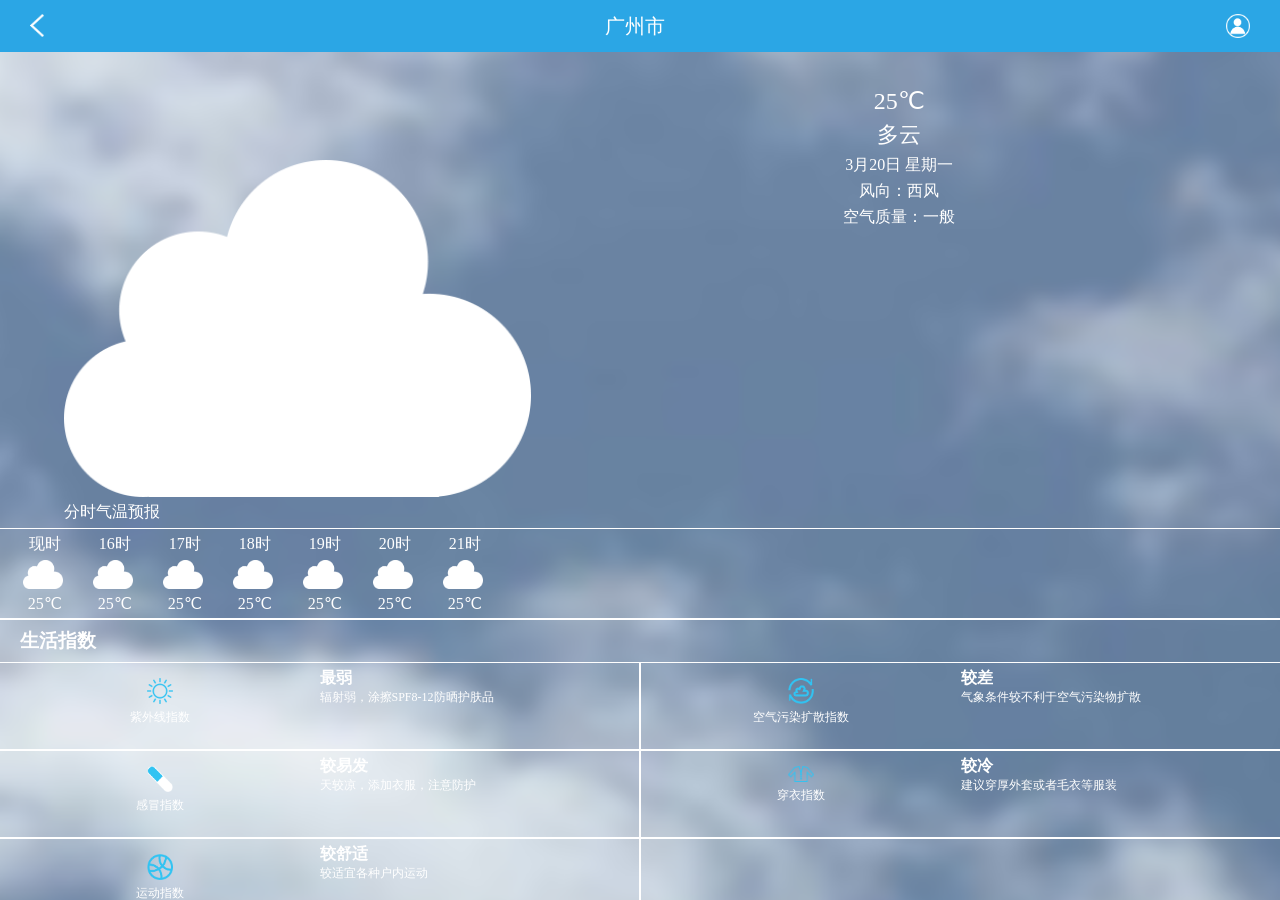
<file: 天天天气/view/index/index.html>
<!DOCTYPE html>
<html>
<head>
	<meta charset="utf-8" />
	<title>首页</title>
	<meta name="viewport" content="width=device-width,initial-scale=1,maximum-scale=1,user-scalable=no" />
	<link rel="stylesheet" type="text/css" href="../../css/reset.css" />
	<link rel="stylesheet" type="text/css" href="./index.css" />

</head>
<body>
	<div class="index">
		<div class="header">
				<img id="prev" src="../../images/icons/Login_nav_icon@3x.png">
				<span>广州市</span>
				<img id="personcenter" src="../../images/icons/Navigation bar_icon_poeple@3x.png">
		</div>

		<div class="content">
			<div class="content_show">
				<div class="content_show_icon">
					<span>
						<img src="../../images/icons/Home_icon_cloud@3x.png">
					</span>	
				</div>
				<div class="content_show_details">
					<p>25℃</p>
					<p>多云</p>
					<p>3月20日 <span>星期一</span></p>
					<p>风向：<span>西风</span></p>
					<p>空气质量：<span>一般</span></p>
				</div>
			</div>

			<div class="content_hour_weather">
				<p>分时气温预报</p>
				<div class="content_hour_weather_details">
					<ul>
						<li><p>现时</p><img src="../../images/icons/Home_icon_cloud@3x.png"><p>25℃</p></li>
						<li><p>16时</p><img src="../../images/icons/Home_icon_cloud@3x.png"><p>25℃</p></li>
						<li><p>17时</p><img src="../../images/icons/Home_icon_cloud@3x.png"><p>25℃</p></li>
						<li><p>18时</p><img src="../../images/icons/Home_icon_cloud@3x.png"><p>25℃</p></li>
						<li><p>19时</p><img src="../../images/icons/Home_icon_cloud@3x.png"><p>25℃</p></li>
						<li><p>20时</p><img src="../../images/icons/Home_icon_cloud@3x.png"><p>25℃</p></li>
						<li><p>21时</p><img src="../../images/icons/Home_icon_cloud@3x.png"><p>25℃</p></li>
					</ul>
				</div>
			</div>

			<div class="live_index">
				<h3>生活指数</h3>
				<div class="live_index_list">
					<ul>
						<li>
							<div class="live_index_list_icon">
								<img src="../../images/icons/Home_icon_sun@3x.png">
								<p>紫外线指数</p>
							</div>
							<div class="live_index_list_more">
								<h4>最弱</h4>
								<p>辐射弱，涂擦SPF8-12防晒护肤品</p>
							</div>
						</li>

						<li>
							<div class="live_index_list_icon">
								<img src="../../images/icons/Home_icon_pollution@3x.png">
								<p>空气污染扩散指数</p>
							</div>
							<div class="live_index_list_more">
								<h4>较差</h4>
								<p>气象条件较不利于空气污染物扩散</p>
							</div>
						</li>

						<li>
							<div class="live_index_list_icon">
								<img src="../../images/icons/Home_icon_cold@3x.png">
								<p>感冒指数</p>
							</div>
							<div class="live_index_list_more">
								<h4>较易发</h4>
								<p>天较凉，添加衣服，注意防护</p>
							</div>
						</li>

						<li>
							<div class="live_index_list_icon">
								<img src="../../images/icons/Home_icon_clothes@3x.png">
								<p>穿衣指数</p>
							</div>
							<div class="live_index_list_more">
								<h4>较冷</h4>
								<p>建议穿厚外套或者毛衣等服装</p>
							</div>
						</li>

						<li>
							<div class="live_index_list_icon">
								<img src="../../images/icons/Home_icon_ball@3x.png">
								<p>运动指数</p>
							</div>
							<div class="live_index_list_more">
								<h4>较舒适</h4>
								<p>较适宜各种户内运动</p>
							</div>
						</li>

						<li>
							<div class="live_index_list_icon">
								
								<p></p>
							</div>
							<div class="live_index_list_more">
								<h3></h3>
								<p></p>
							</div>
						</li>
					</ul>
				</div>
			</div>
		</div>
	</div>

	<script type="text/javascript" src="../../js/jquery-1.11.3.min.js"></script>
	<script type="text/javascript" src="./index.js"></script>
</body>
</html>
</file>
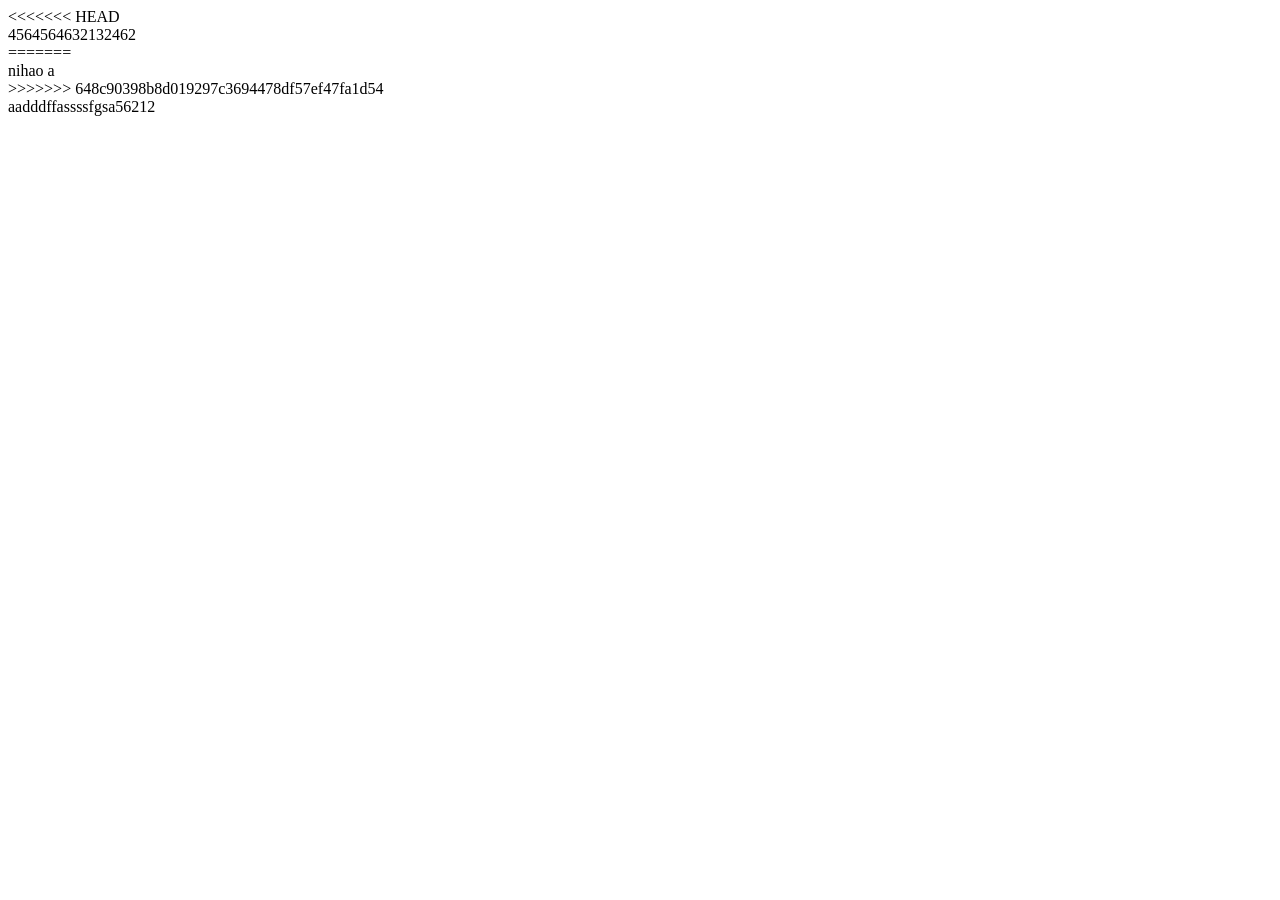
<file: test.html>
<!DOCTYPE html>
<html lang="en">
<head>
	<meta charset="UTF-8">
	<title>Document</title>
</head>
<body>
<<<<<<< HEAD
	<div> 4564564632132462</div>
=======
	<div>nihao a </div>
>>>>>>> 648c90398b8d019297c3694478df57ef47fa1d54
<div>aadddffassssfgsa56212</div>
</body>
</html>
</file>
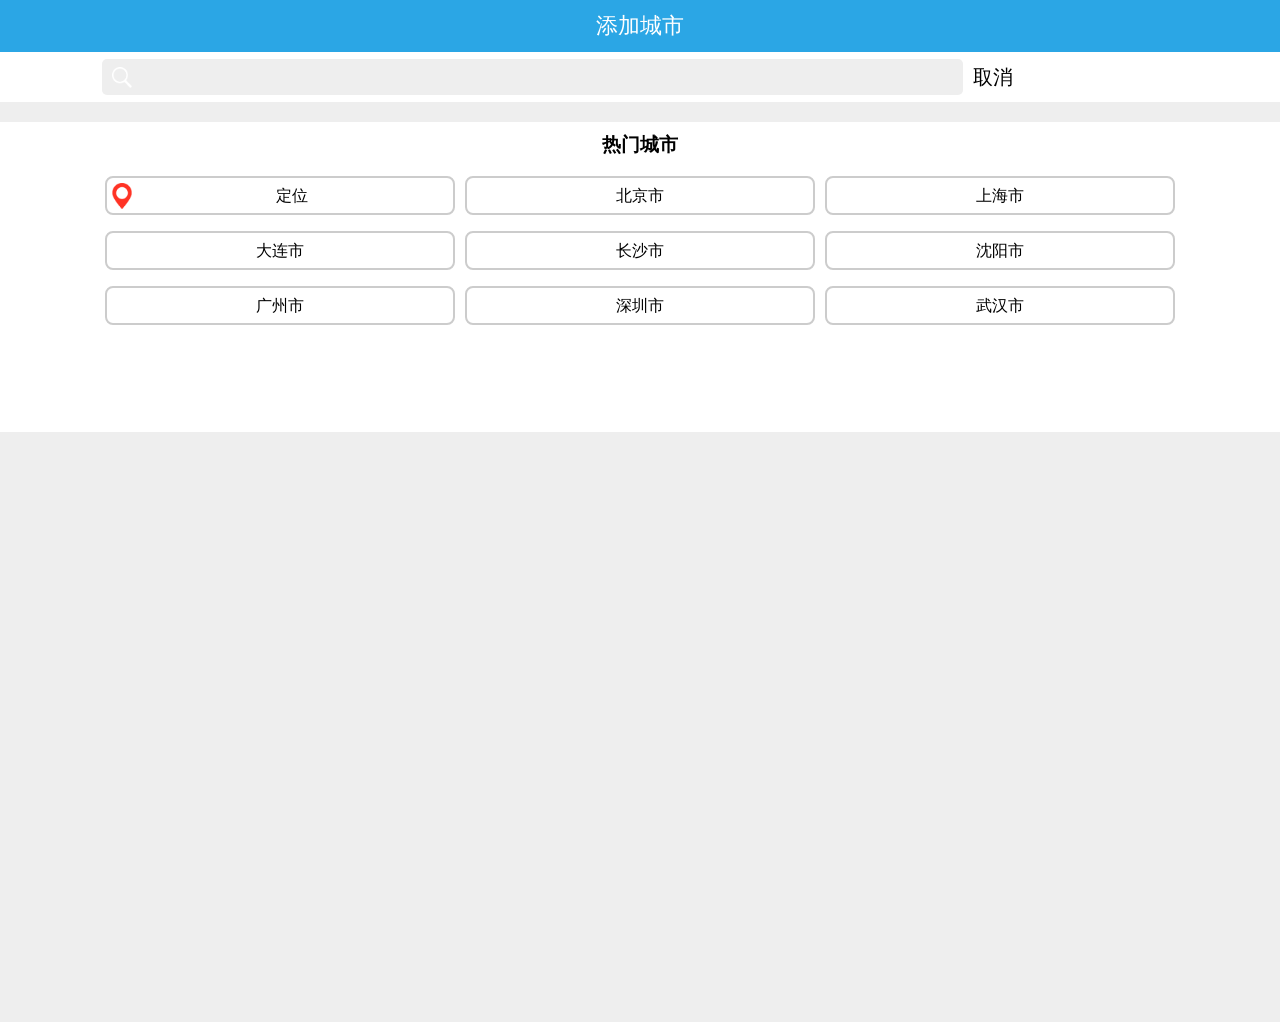
<file: 天天天气/view/addcity/addcity.html>
<!DOCTYPE html>
<html>
<head>
	<meta charset="utf-8" />
	<title>添加城市</title>
	<meta name="viewport" content="width=device-width,initial-scale=1,maximum-scale=1,user-scalable=no" />
	<link rel="stylesheet" type="text/css" href="../../css/reset.css" />
	<link rel="stylesheet" type="text/css" href="./addcity.css" />

</head>
<body>
	<div class="addcity">
		<div class="header">
			<span>添加城市</span>
		</div>
		<div class="search">
			<div class="search_input">
				<img src="../../images/icons/Add_icon_Search@3x.png">
				<input type="text" name="">
			</div>
			
			<span id="prev">取消</span>
		</div>

		<div class="content">
			<div class="content_details">
				<h3>热门城市</h3>
				<div id="emmm">
					<span id="n"><img src="../../images/icons/Add_icon_address@3x.png">定位</span>
					<span>北京市</span>
					<span>上海市</span>
					<span>大连市</span>
					<span>长沙市</span>
					<span>沈阳市</span>
					<span>广州市</span>
					<span>深圳市</span>
					<span>武汉市</span>
				</div>
				
			</div>
		</div>
	</div>
	<script type="text/javascript" src="../../js/jquery-1.11.3.min.js"></script>
	<script type="text/javascript" src="./addcity.js"></script>
</body>
</html>
</file>
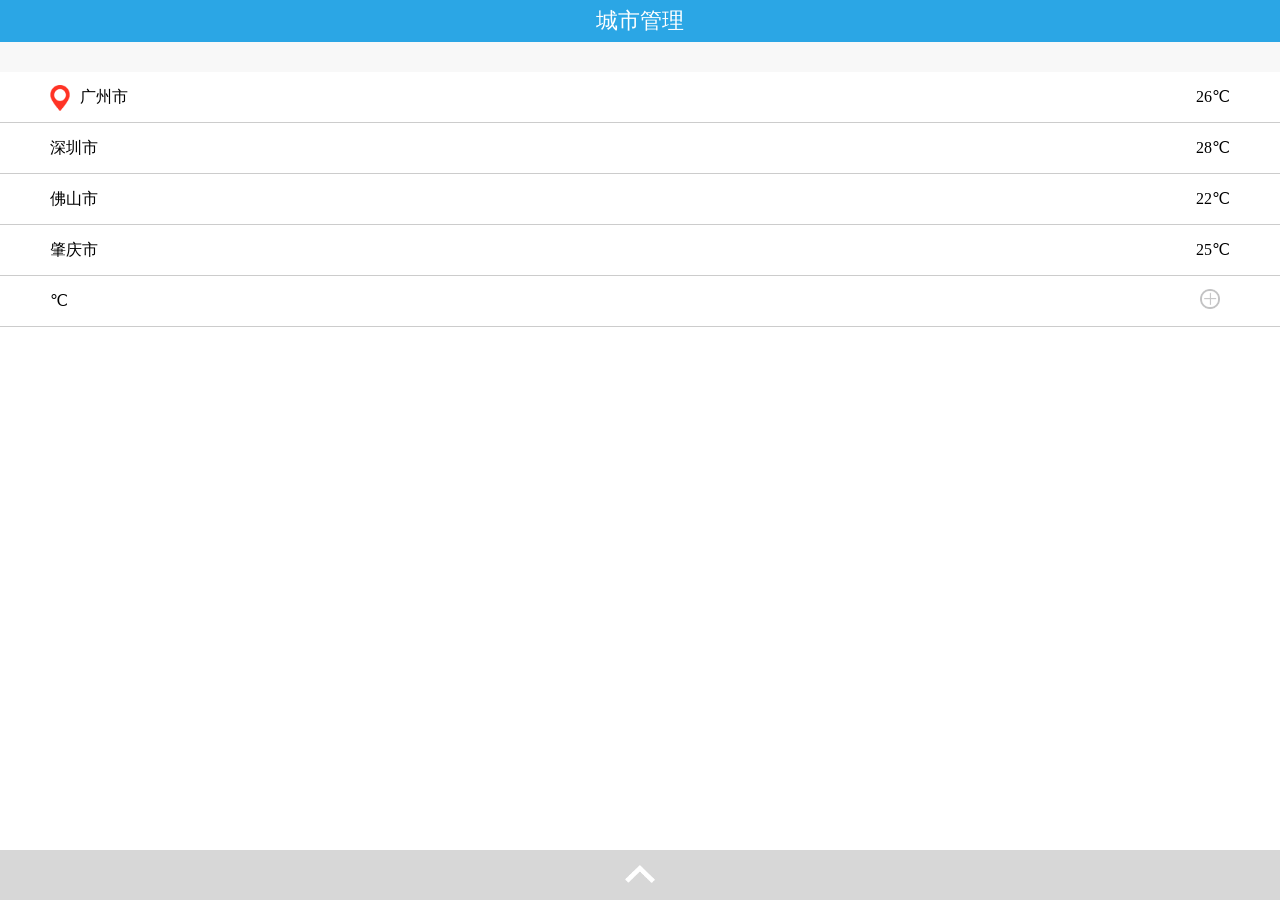
<file: 天天天气/view/city_manage/citymanage.html>
<!DOCTYPE html>
<html>
<head>
	<meta charset="utf-8" />
	<title>城市管理</title>
	<meta name="viewport" content="width=device-width,initial-scale=1,maximum-scale=1,user-scalable=no" />
	<link rel="stylesheet" type="text/css" href="../../css/reset.css" />
	<link rel="stylesheet" type="text/css" href="./citymanage.css" />


</head>
<body>
	<div class="citymanage">
		<div class="header">
			<span>城市管理</span>
		</div>

		<div class="content">
			<div class="close_start"></div>
			<div>
				
				<span><img src="../../images/icons/Add_icon_address@3x.png">广州市</span>
				<span>26℃</span>
			</div>
			<div>
				<span>深圳市</span>
				<span>28℃</span></div>
			<div>
				<span>佛山市</span>
				<span>22℃</span>
			</div>
			<div>
				<span>肇庆市</span>
				<span>25℃</span>
			</div>
			<div>
				<span>℃</span>
				<span><img src="../../images/icons/Management_btn_increase@3x.png"></span>
			</div>
		</div>
		<div class="close_end">
			<div><img src="../../images/icons/tab bar_slide@3x.png"></div>
		</div>
	</div>
</body>
</html>
</file>
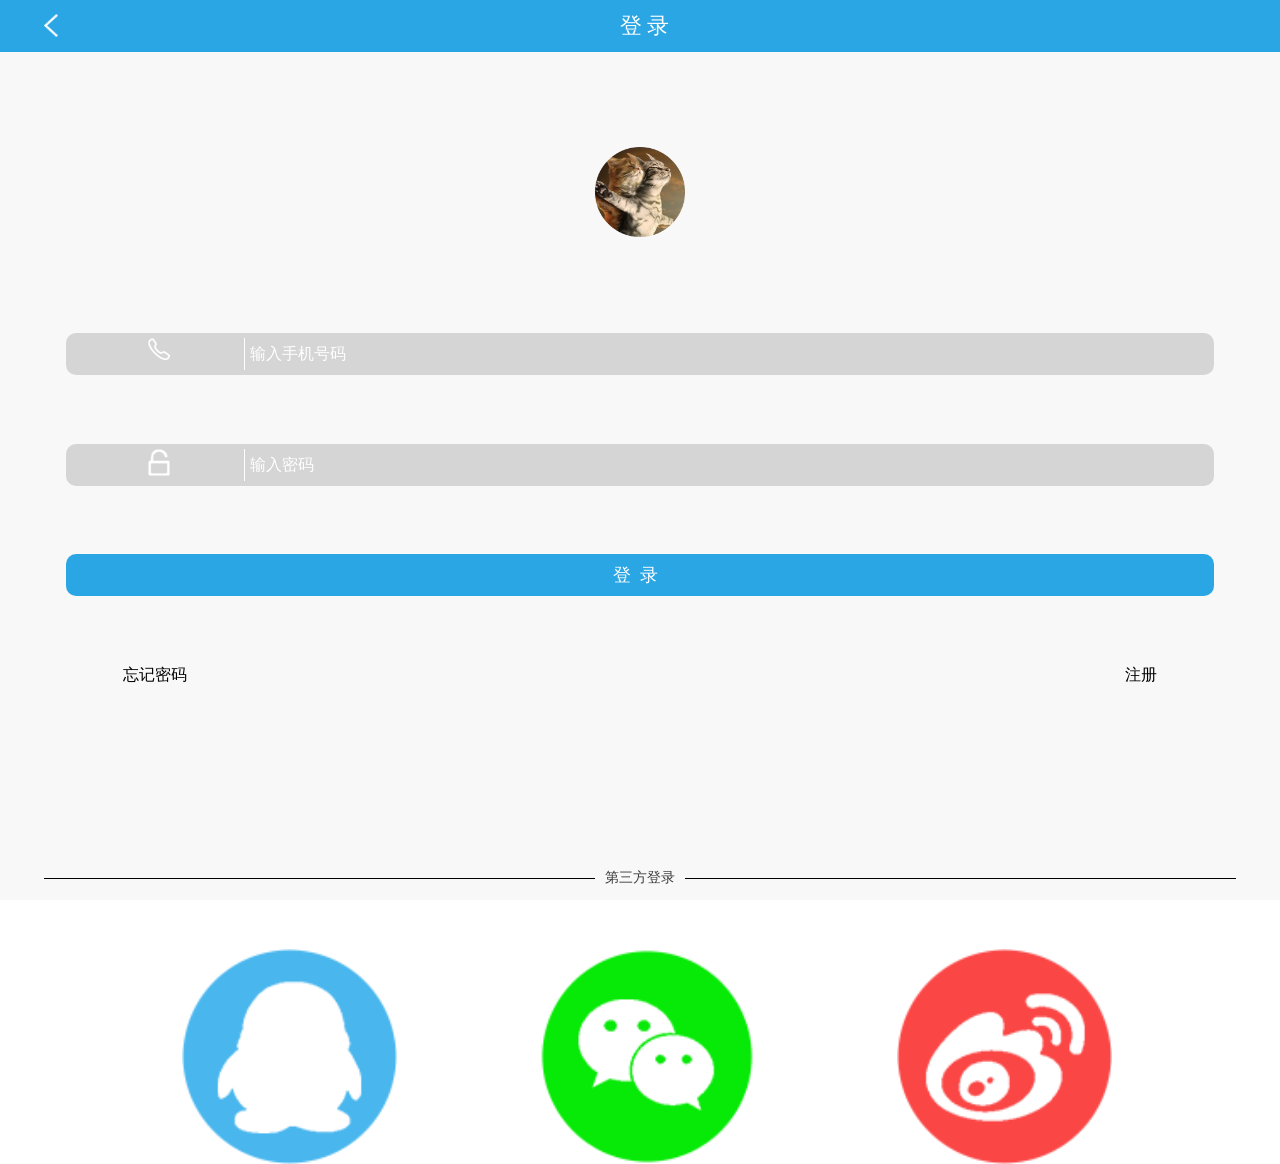
<file: 天天天气/view/login/login.html>
<!DOCTYPE html>
<html>
<head>
	<meta charset="utf-8" />
	<title>登录页</title>
	<meta name="viewport" content="width=device-width,initial-scale=1,maximum-scale=1,user-scalable=no" />
	<link rel="stylesheet" type="text/css" href="../../css/reset.css" />
	<link rel="stylesheet" type="text/css" href="./login.css" />


</head>
<body>

	<div class="login">
		<div class="header">
				<img id="prev" src="../../images/icons/Login_nav_icon@3x.png">
				<span>登录</span>
			
		</div>
		<div class="content">
			<div class="icon">
				<img src="../../images/Login_Head portrait@3x.png">
			</div>

			<div class="form">
				<div class="number">
					<div>
						<img src="../../images/icons/Login_icon@3x.png">
					</div>
					<input type="text" name="" placeholder="输入手机号码">
				</div>

				<div class="number">
					<div><img src="../../images/icons/Login_icon@3x (2).png"></div>
					<input type="text" name="" placeholder="输入密码">
				</div>

				<div class="number sub">
					<p>登录</p>
				</div>
				<div class="other">
					<span>忘记密码</span>
					<span id="register">注册</span>
				</div>									
			</div>

		</div>
		<div class="footer">
			<span class="third">第三方登录</span>
			<ul class="clearfix">
				<li><img src="../../images/icons/Login_icon_qq@3x.png" alt=""></li>
				<li><img src="../../images/icons/Login_icon_wechat@3x.png" alt=""></li>
				<li><img src="../../images/icons/Login_icon_sina@3x.png" alt=""></li>
			</ul>
		</div>
	</div>

	<script type="text/javascript" src="../../js/jquery-1.11.3.min.js"></script>
	<script type="text/javascript" src="./login.js"></script>
</body>
</html>
</file>
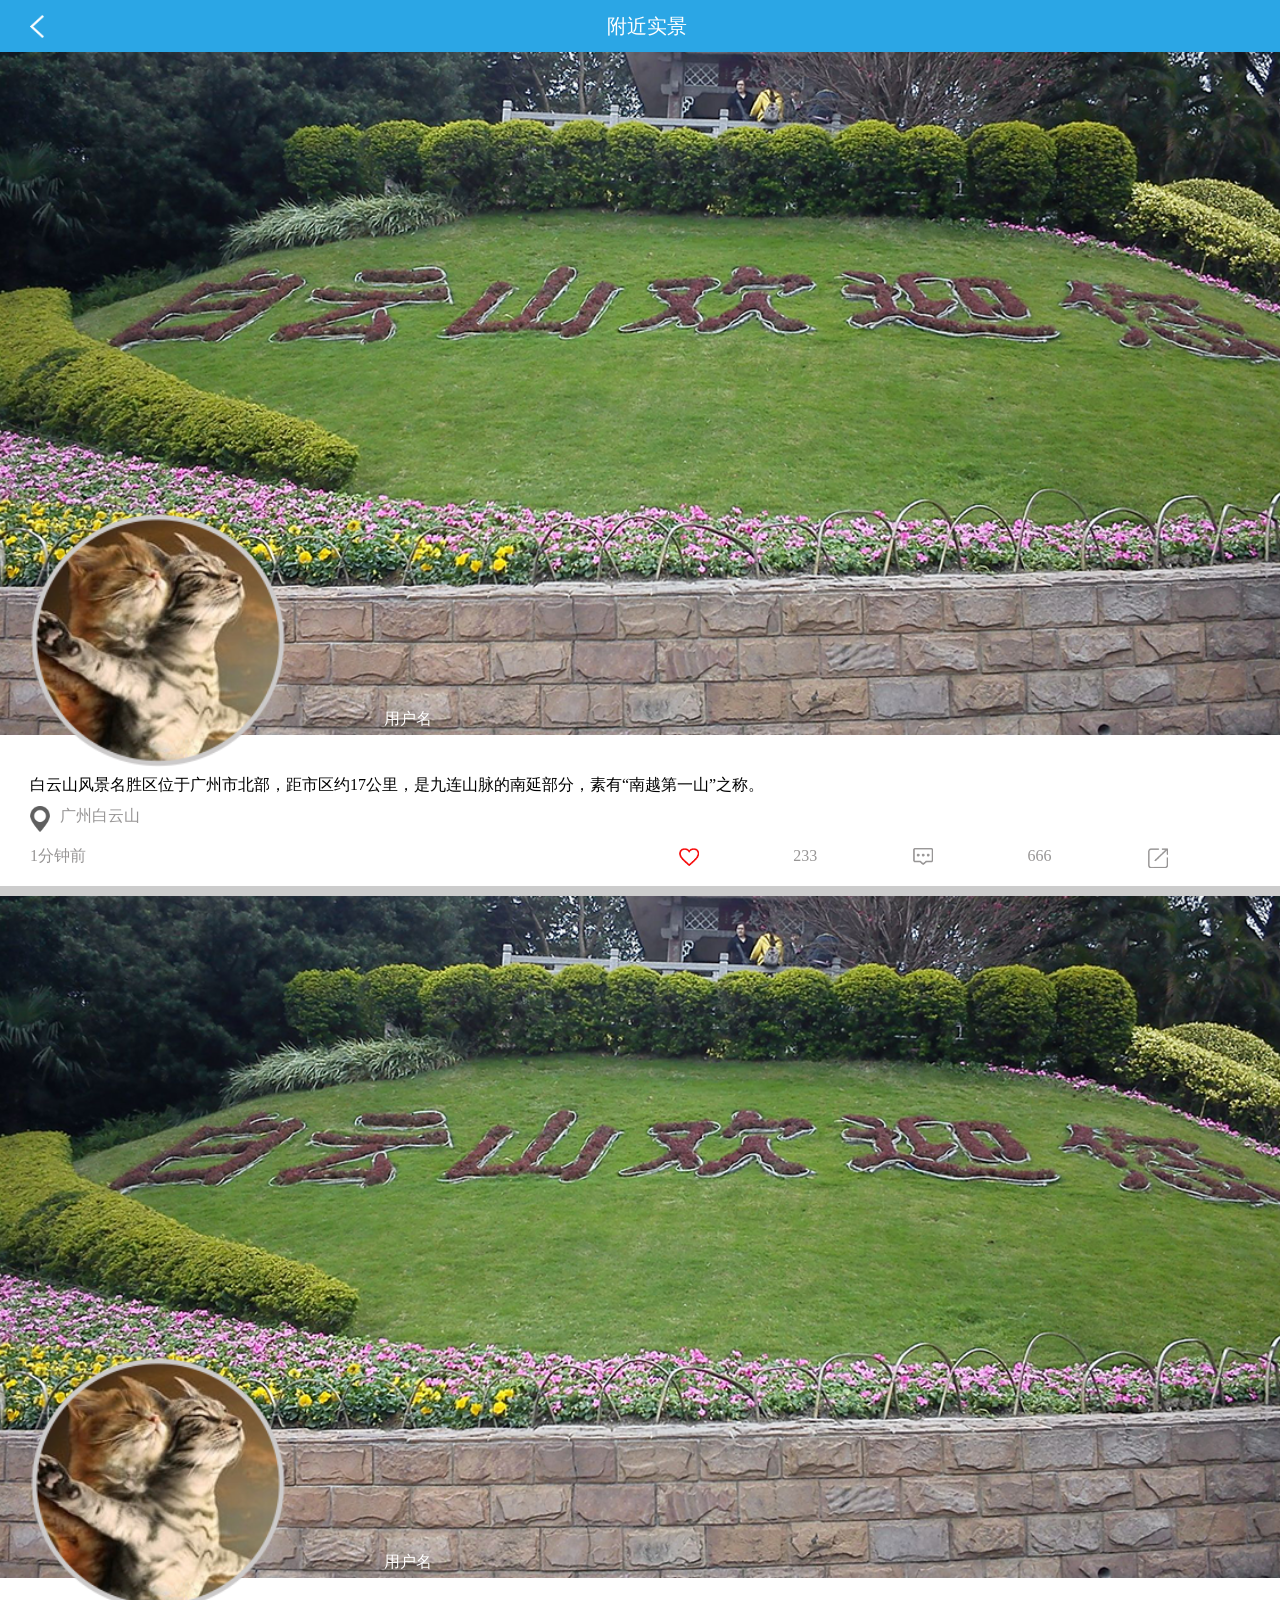
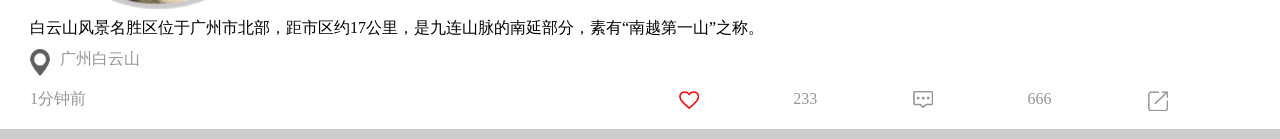
<file: 天天天气/view/Near scene/near_scene.html>
<!DOCTYPE html>
<html>
<head>
	<meta name="viewport" content="width=device-width,initial-scale=1,maximum-scale=1,user-scalable=no" />
	<title>附近实景</title>

	<link rel="stylesheet" type="text/css" href="../../css/reset.css" />
	<link rel="stylesheet" type="text/css" href="./near_scene.css" />
</head>
<body>
	<div class="near_scene">

		<div class="header">
			<span id="prev"><img src="../../images/icons/Navigation_icon_back@3x.png"></span>
			<span>附近实景</span>
		</div>

		<div class="content">
			<div class="scene-show">
				<div class="scene-show-pic">
					<img src="../../images/view_image@3x.png">
					<div class="user-pic">
						<img src="../../images/view_Head portrait@3x.png">
					</div>
					<span class="user-name">用户名</span>
				</div>
				<div class="scene-show-details">
					<p>白云山风景名胜区位于广州市北部，距市区约17公里，是九连山脉的南延部分，素有“南越第一山”之称。</p>
					<div class="place">
						<img src="../../images/icons/Management_leftbar_icon@3x.png">
						广州白云山
					</div>

					<div class="trends">
						<span class="trends-left">1分钟前</span>
						<div class="interact">
							<span id="five"><img src="../../images/icons/view_praise_icon@3x.png"></span>
							<span id="num">233</span>
							<span><img src="../../images/icons/view_comments_icon@3x.png"></span>
							<span>666</span>
							<span><img src="../../images/icons/view_release_icon@3x.png"></span>
						</div>
					</div>
				</div>

				<div class="break"></div>
			</div>

		</div>
		<div class="content">
			<div class="scene-show">
				<div class="scene-show-pic">
					<img src="../../images/view_image@3x.png">
					<div class="user-pic">
						<img src="../../images/view_Head portrait@3x.png">
					</div>
					<span class="user-name">用户名</span>
				</div>
				<div class="scene-show-details">
					<p>白云山风景名胜区位于广州市北部，距市区约17公里，是九连山脉的南延部分，素有“南越第一山”之称。</p>
					<div class="place">
						<img src="../../images/icons/Management_leftbar_icon@3x.png">
						广州白云山
					</div>

					<div class="trends">
						<span class="trends-left">1分钟前</span>
						<div class="interact">
							<span id="five"><img src="../../images/icons/view_praise_icon@3x.png"></span>
							<span id="num">233</span>
							<span><img src="../../images/icons/view_comments_icon@3x.png"></span>
							<span>666</span>
							<span><img src="../../images/icons/view_release_icon@3x.png"></span>
						</div>
					</div>
				</div>

				<div class="break"></div>
			</div>

		</div>
	</div>

	<script type="text/javascript" src="../../js/jquery-1.11.3.min.js"></script>
	<script type="text/javascript" src="./near_scene.js"></script>
</body>
</html>
</file>
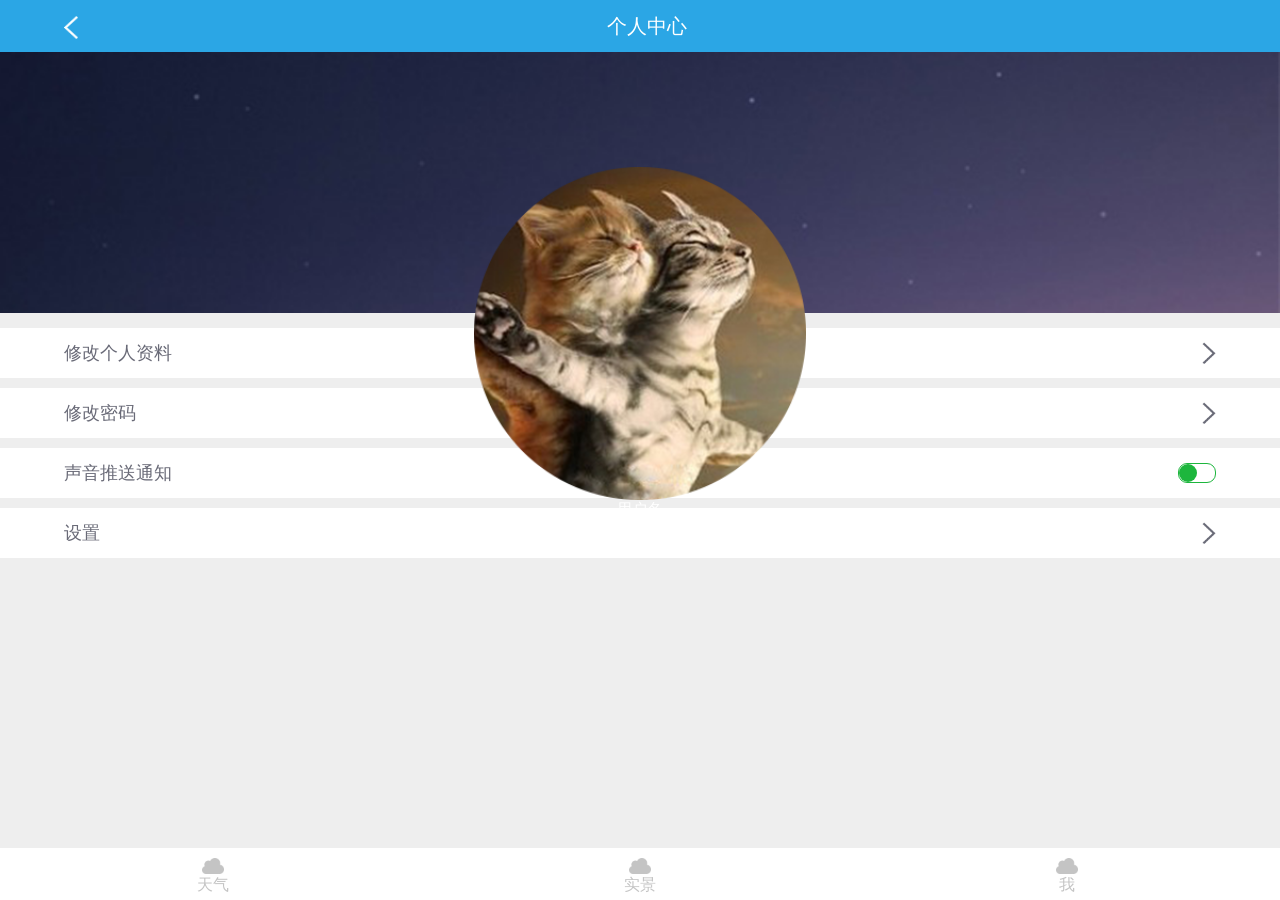
<file: 天天天气/view/personcenter/personcenter.html>
<!DOCTYPE html>
<html>
<head>
	<meta name="viewport" content="width=device-width,initial-scale=1,maximum-scale=1,user-scalable=no" />
	<title>个人中心</title>

	<link rel="stylesheet" type="text/css" href="../../css/reset.css" />
	<link rel="stylesheet" type="text/css" href="./personcenter.css" />
</head>
<body>
	<div class="personcenter">
		<div class="header">
			<img id="prev" src="../../images/icons/Navigation_icon_back@3x.png">
			<span>个人中心</span>
		</div>

		<div class="banner-icon">
			<div>
				<img src="../../images/icons/Personal center_user@3x.png">
				<span>用户名</span>
			</div>
		</div>

		<div class="content">
			<div class="per-list">
				<span class="fl">修改个人资料</span>
				<img src="../../images/icons/setup_icon_right@3x.png">
			</div>
			<div class="per-list">
				<span class="fl">修改密码</span>
				<img src="../../images/icons/setup_icon_right@3x.png">
			</div>
			<div class="per-list">
				<span class="fl">声音推送通知</span>
				<div class="btn-big" id="toggle">
					<div></div>
				</div>
			</div>
			<div class="per-list" id="setup">
				<span class="fl">设置</span>
				<img src="../../images/icons/setup_icon_right@3x.png">
			</div>
		</div>

		<div class="footer">
			<ul>
				<li class="fl" id="weather">
					<img src="../../images/icons/weather.png">
					<span>天气</span>
				</li>
				<li class="fl" id="near_scene">
					<img src="../../images/icons/weather.png">
					<span>实景</span>
				</li>
				<li class="fl">
					<img src="../../images/icons/weather.png">
					<span>我</span>
				</li>
			</ul>
		</div>
	</div>

	<script type="text/javascript" src="../../js/jquery-1.11.3.min.js"></script>
	<script type="text/javascript" src="./personcenter.js"></script>
</body>
</html>
</file>
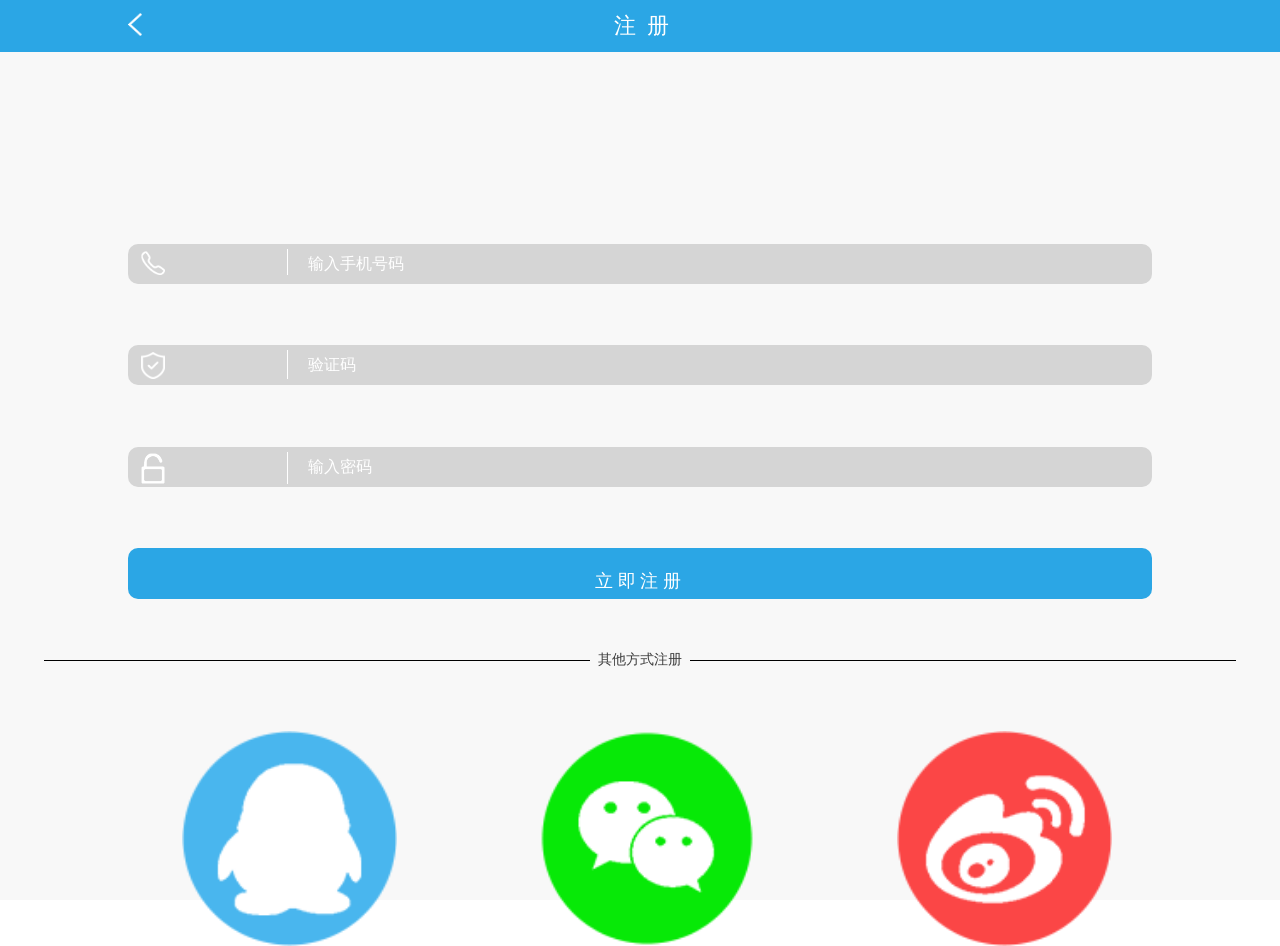
<file: 天天天气/view/register/register.html>
<!DOCTYPE html>
<html>
<head>
	<meta charset="utf-8" />
	<title>注册页面</title>
	<meta name="viewport" content="width=device-width,initial-scale=1,maximum-scale=1,user-scalable=no" />
	<link rel="stylesheet" type="text/css" href="../../css/reset.css" />
	<link rel="stylesheet" type="text/css" href="./register.css" />


</head>
<body>
	<div class="register">
		<div class="header">
				<img id="prev" src="../../images/icons/Login_nav_icon@3x.png">
				<span>注册</span>
			
		</div>

		<div class="content">
			<div class="form">
				<div class="number">
					<span><img src="../../images/icons/Login_icon@3x.png"></span><input type="text" name="" placeholder="输入手机号码">
				</div>

				<div class="number">
					<span><img src="../../images/icons/Registered_icon_verification code@3x.png"></span><input type="text" name="" placeholder="验证码">
				</div>
				<div class="number">
					<span><img src="../../images/icons/Login_icon@3x (2).png"></span><input type="text" name="" placeholder="输入密码">
				</div>

				<div class="number sub">
					<p>立即注册</p>
				</div>							
			</div>
		</div>

		<div class="footer">
			<span class="third">其他方式注册</span>
			<ul class="clearfix">
				<li><img src="../../images/icons/Login_icon_qq@3x.png" alt=""></li>
				<li><img src="../../images/icons/Login_icon_wechat@3x.png" alt=""></li>
				<li><img src="../../images/icons/Login_icon_sina@3x.png" alt=""></li>
			</ul>
		</div>
	</div>

	<script type="text/javascript" src="../../js/jquery-1.11.3.min.js"></script>
	<script type="text/javascript" src="./register.js"></script>
</body>
</html>
</file>
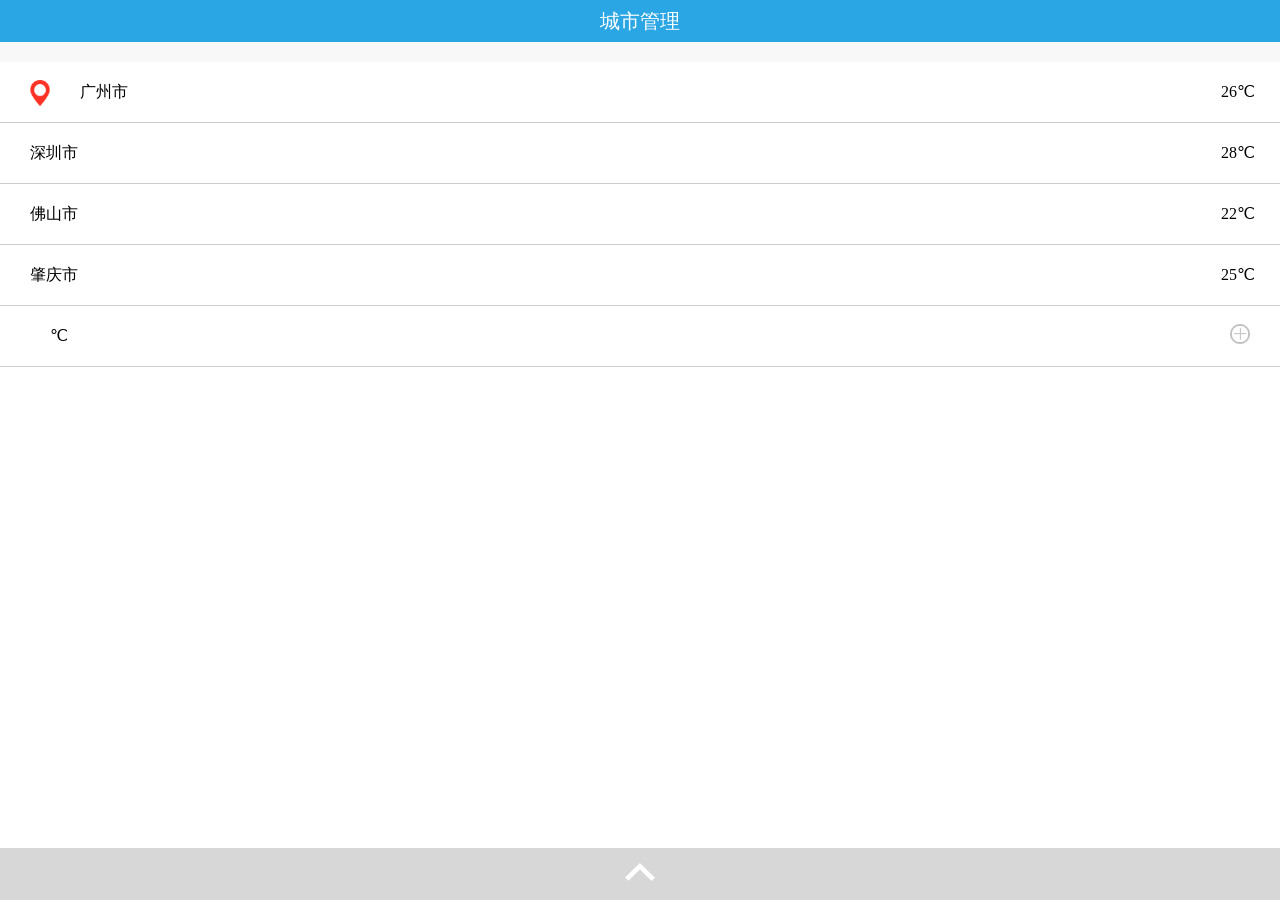
<file: 天天天气/view/removecity/removecity.html>
<!DOCTYPE html>
<html>
<head>
	<meta name="viewport" content="width=device-width,initial-scale=1,maximum-scale=1,user-scalable=no" />
	<title>删除城市</title>

	<link rel="stylesheet" type="text/css" href="../../css/reset.css" />
	<link rel="stylesheet" type="text/css" href="./removecity.css" />
</head>
<body>
	<div class="removecity">
		<div class="header">
			<span>城市管理</span>
		</div>

		<div class="content">
			<div class="close_start"></div>
			<img src="../../images/icons/Add_icon_address@3x.png">
			<div class="citys ">
				
				<span class="frist">广州市</span>
				
				<div class="btn">
					删除
				</div>
				<span class="temp">26℃</span>
			</div>
			<div class="citys">
				<span>深圳市</span>
				
				<div class="btn">
					删除
				</div>
				<span class="temp">28℃</span>
			</div>
			<div class="citys">
				<span>佛山市</span>
				
				<div class="btn">
					删除
				</div>
				<span class="temp">22℃</span>
			</div>
			<div class="citys">
				<span>肇庆市</span>
				
				<div class="btn">
					删除
				</div>
				<span class="temp">25℃</span>
			</div>
			<div class="re_last">
				<span>℃</span>
				<span class="last"><img id="addcity" src="../../images/icons/Management_btn_increase@3x.png"></span>
			</div>
		</div>
		<div class="close_end">
			<div><img src="../../images/icons/tab bar_slide@3x.png"></div>
		</div>
	</div>
	</div>
	<script type="text/javascript" src="../../js/jquery-1.11.3.min.js"></script>
	<script type="text/javascript" src="./removecity.js"></script>
</body>
</html>
</file>
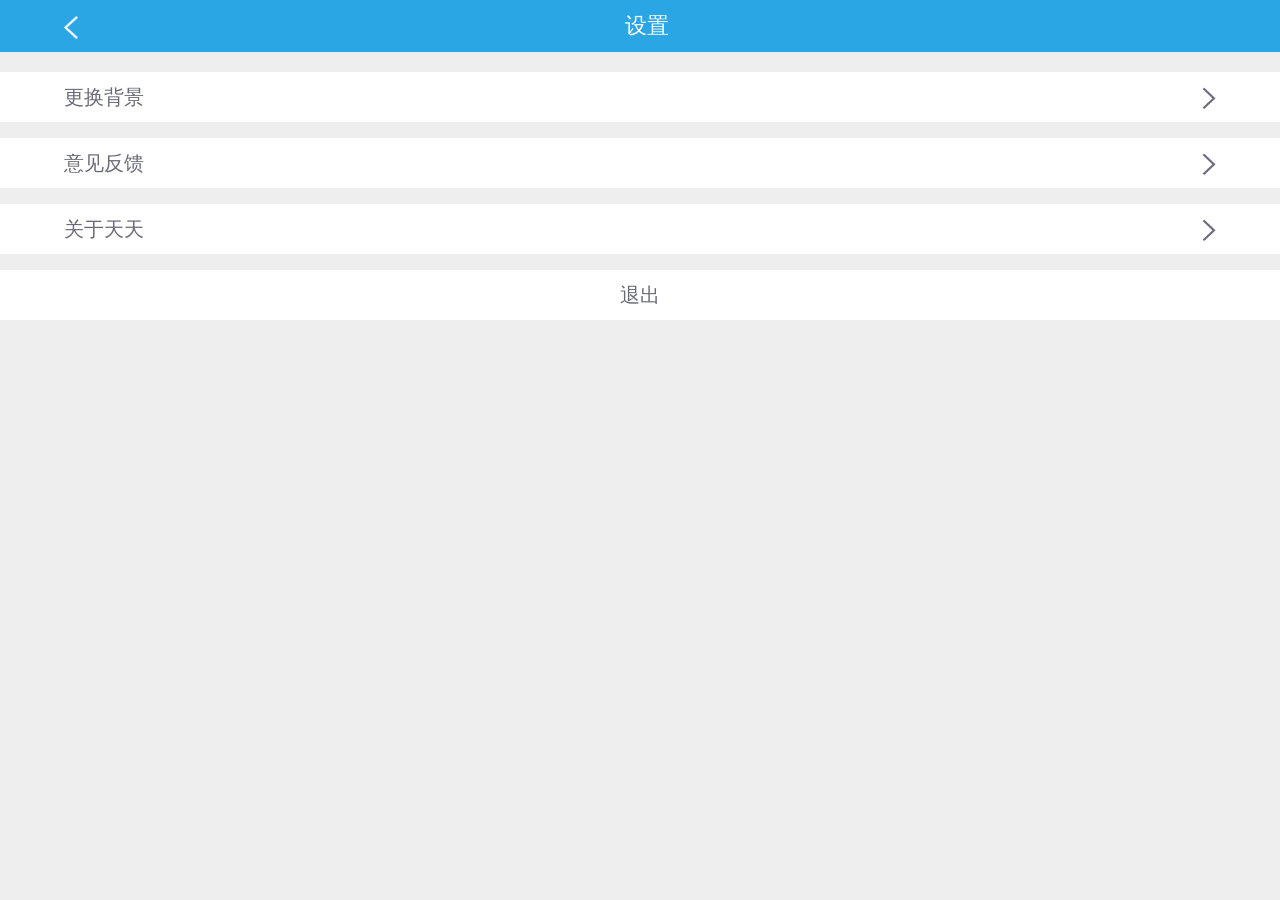
<file: 天天天气/view/set up/setup.html>
<!DOCTYPE html>
<html>
<head>
	<meta name="viewport" content="width=device-width,initial-scale=1,maximum-scale=1,user-scalable=no" />
	<title>设置</title>

	<link rel="stylesheet" type="text/css" href="../../css/reset.css" />
	<link rel="stylesheet" type="text/css" href="./setup.css" />
</head>
<body>
	<div class="setup">
		<div class="header">
			<img id="prev" src="../../images/icons/Navigation_icon_back@3x.png">
			<span>设置</span>
		</div>
		<div class="content">
			<div class="function">
				<span class="fl">更换背景</span>
				<img src="../../images/icons/setup_icon_right@3x.png">
			</div>
			<div class="function">
				<span class="fl">意见反馈</span>
				<img src="../../images/icons/setup_icon_right@3x.png">
			</div>
			<div class="function">
				<span class="fl">关于天天</span>
				<img src="../../images/icons/setup_icon_right@3x.png">
			</div>
			<div class="exit" id="exit">
				<span>退出</span>			
			</div>
		</div>

	</div>
	<script type="text/javascript" src="../../js/jquery-1.11.3.min.js"></script>
	<script type="text/javascript" src="./setup.js"></script>
</body>
</html>
</file>
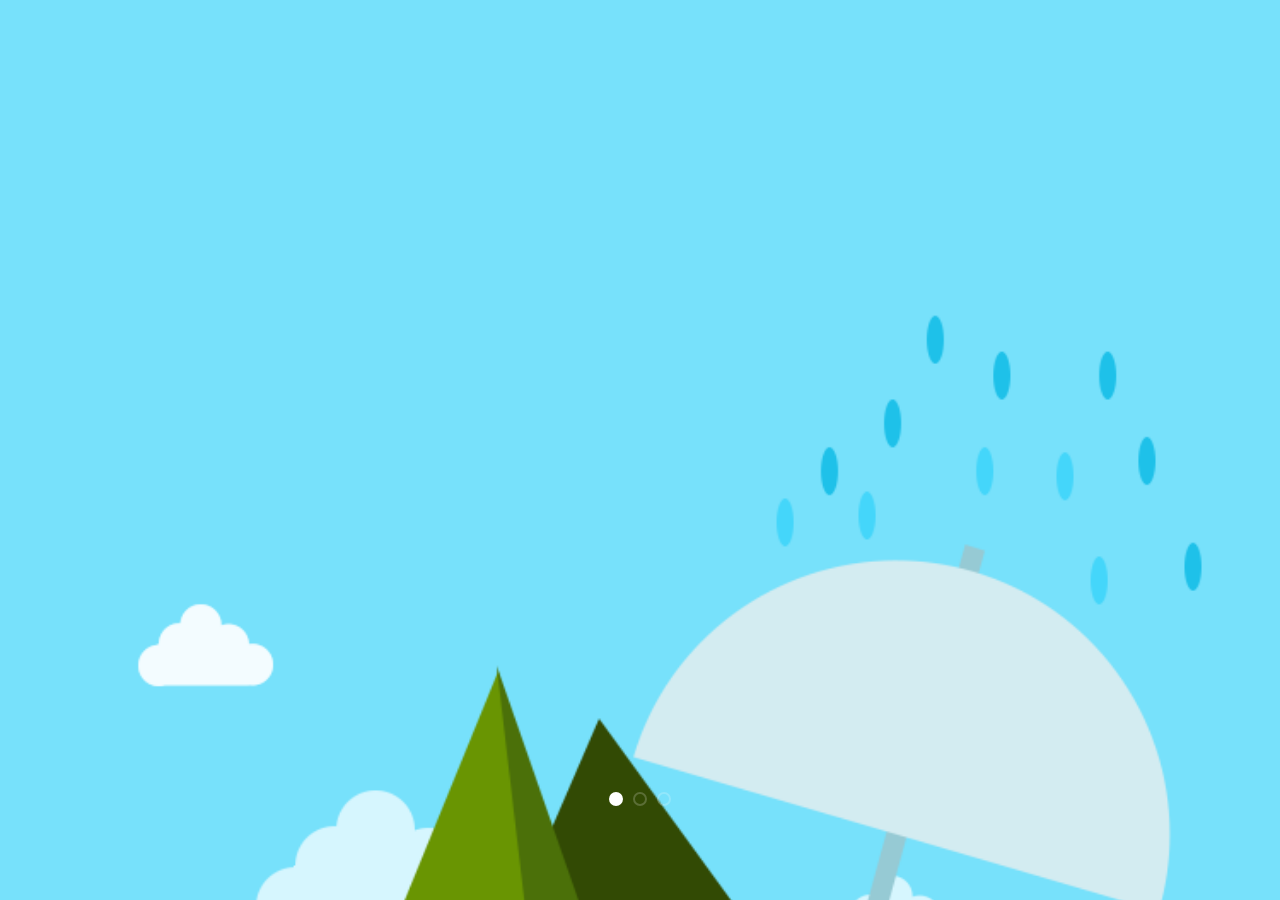
<file: 天天天气/view/start/start.html>
<!DOCTYPE html>
<html>
<head>
	<meta charset="utf-8" />
	<title>启动页</title>
	<meta name="viewport" content="width=device-width,initial-scale=1,maximum-scale=1,user-scalable=no" />
	<link rel="stylesheet" type="text/css" href="../../css/reset.css" />
	<link rel="stylesheet" type="text/css" href="../../css/swiper-3.4.2.min.css" />
	<link rel="stylesheet" type="text/css" href="./start.css" />
	


</head>
<body>

	<div class="start swiper-container" id="start">
		<ul class="active swiper-wrapper" id="active">
			<li class="swiper-slide"><img src="../../images/start_1.png"></li>
			<li class="swiper-slide"><img src="../../images/start_2.png"></li>
			<li class="swiper-slide" id="last"><img src="../../images/start_3.png"></li>
		</ul>	
		<div class="swiper-pagination"></div>
	</div>
<script type="text/javascript" src="../../js/jquery-1.11.3.min.js"></script>
<script type="text/javascript" src="../../js/swiper-3.4.2.jquery.min.js"></script>
<script type="text/javascript" src="./start.js"></script>
</body>
</html>
</file>
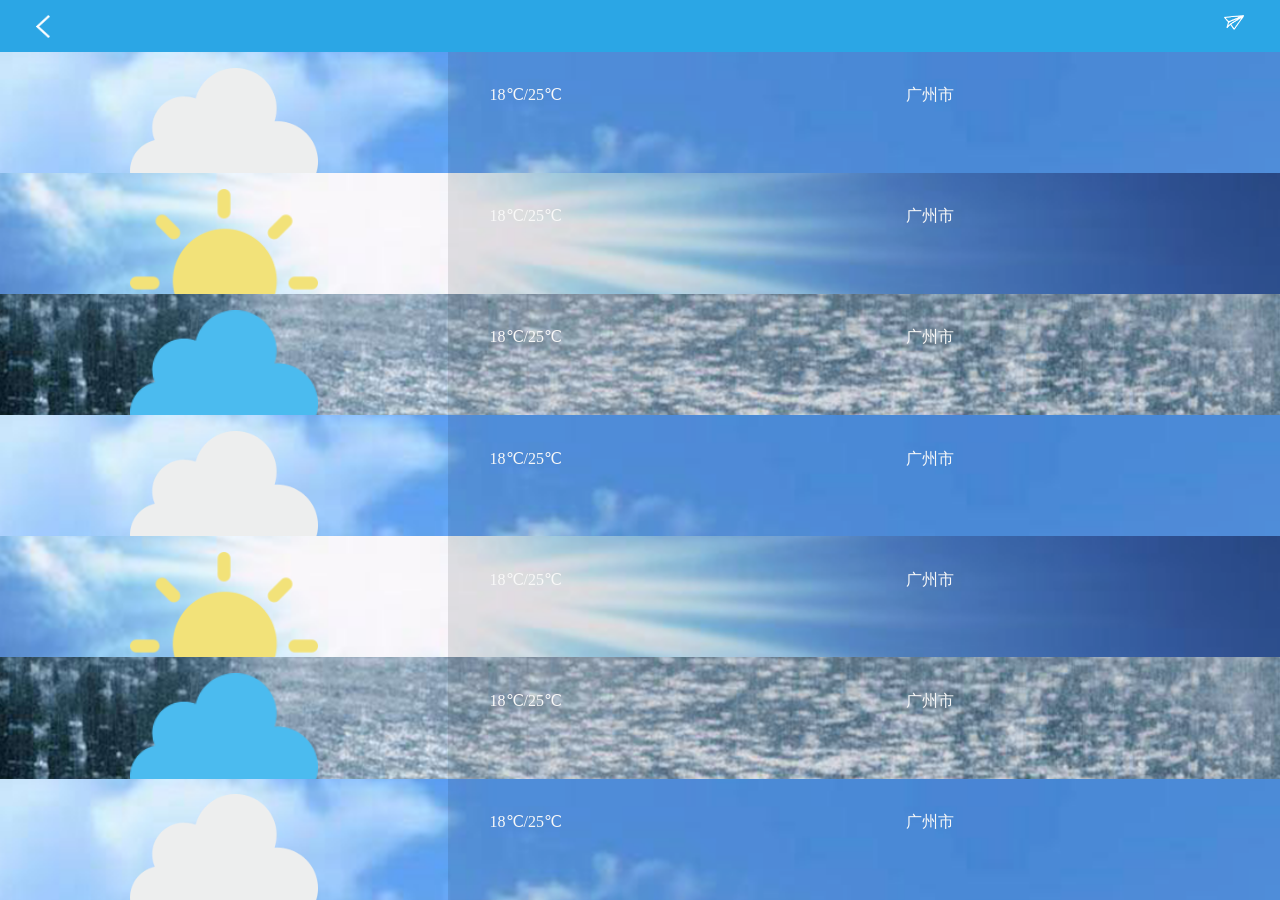
<file: 天天天气/view/weekweather/weekweather.html>
<!DOCTYPE html>
<html>
<head>
	<meta charset="utf-8" />
	<title>一周天气</title>
	<meta name="viewport" content="width=device-width,initial-scale=1,maximum-scale=1,user-scalable=no" />
	<link rel="stylesheet" type="text/css" href="../../css/reset.css" />
	<link rel="stylesheet" type="text/css" href="./weekweather.css" />


</head>
<body>
	<div class="weekweather">
		<div class="header">
			<div class="head">
				<img id="prev" src="../../images/icons/Login_nav_icon@3x.png" class="fl">
				<img src="../../images/icons/Navigation bar_icon_plane@3x.png" class="fr">
			</div>
		</div>
		<div class="content">
			<!-- 星期一天气 -->
			<div class="date_weather">
				<div class="date_weather_icon">
					<span>
						<img src="../../images/icons/Weather_icon_cloud@3x.png">
						<p>多云</p>
					</span>
				</div>
				<div class="date_weather_details">
					<div class="date_weather_details_list">
						<ul>
							<li>18℃/25℃</li>
							<li>广州市</li>
							<li>星期一</li>
							<li>3月20日</li>
						</ul>
					</div>
					
				</div>
			</div>

			
    		<!-- 星期二天气 -->
			<div class="date_weather sun">
				<div class="date_weather_icon">
					<span>
						<img src="../../images/icons/Weather_icon_sun@3x.png">
						<p>晴</p>
					</span>
				</div>
				<div class="date_weather_details">
					<div class="date_weather_details_list">
						<ul>
							<li>18℃/25℃</li>
							<li>广州市</li>
							<li>星期二</li>
							<li>3月21日</li>
						</ul>
					</div>
					
				</div>
			</div>
			<!-- 星期三天气 -->
			<div class="date_weather rain">
				<div class="date_weather_icon">
					<span>
						<img src="../../images/icons/Weather_icon_rain@3x.png">
						<p>下雨</p>
					</span>
				</div>
				<div class="date_weather_details">
					<div class="date_weather_details_list">
						<ul>
							<li>18℃/25℃</li>
							<li>广州市</li>
							<li>星期三</li>
							<li>3月22日</li>
						</ul>
					</div>
					
				</div>
			</div>
			<!-- 星期四天气 -->
			<div class="date_weather">
				<div class="date_weather_icon">
					<span>
						<img src="../../images/icons/Weather_icon_cloud@3x.png">
						<p>多云</p>
					</span>
				</div>
				<div class="date_weather_details">
					<div class="date_weather_details_list">
						<ul>
							<li>18℃/25℃</li>
							<li>广州市</li>
							<li>星期四</li>
							<li>3月23日</li>
						</ul>
					</div>
					
				</div>
			</div>
			<!-- 星期五天气 -->
			<div class="date_weather sun">
				<div class="date_weather_icon">
					<span>
						<img src="../../images/icons/Weather_icon_sun@3x.png">
						<p>晴</p>
					</span>
				</div>
				<div class="date_weather_details">
					<div class="date_weather_details_list">
						<ul>
							<li>18℃/25℃</li>
							<li>广州市</li>
							<li>星期五</li>
							<li>3月24日</li>
						</ul>
					</div>
					
				</div>
			</div>
			<!-- 星期六天气 -->
			<div class="date_weather rain">
				<div class="date_weather_icon">
					<span>
						<img src="../../images/icons/Weather_icon_rain@3x.png">
						<p>下雨</p>
					</span>
				</div>
				<div class="date_weather_details">
					<div class="date_weather_details_list">
						<ul>
							<li>18℃/25℃</li>
							<li>广州市</li>
							<li>星期六</li>
							<li>3月25日</li>
						</ul>
					</div>
					
				</div>
			</div>
			<!-- 星期天天气 -->
			<div class="date_weather">
				<div class="date_weather_icon">
					<span>
						<img src="../../images/icons/Weather_icon_cloud@3x.png">
						<p>多云</p>
					</span>
				</div>
				<div class="date_weather_details">
					<div class="date_weather_details_list">
						<ul>
							<li>18℃/25℃</li>
							<li>广州市</li>
							<li>星期天</li>
							<li>3月20日</li>
						</ul>
					</div>
					
				</div>
			</div>

		</div>
	</div>
	<script type="text/javascript" src="../../js/jquery-1.11.3.min.js"></script>
	<script type="text/javascript" src="./weekweather.js"></script>
</body>
</html>
</file>
<file: 天天天气/view/index/index.css>
img{
	width:auto;
	height: auto;
	outline: none;
	display: block;
}              
.index{
	height: 100%;
	background: url('../../images/Home_bg@3x.png') no-repeat 0 0;
	background-size: cover;
	overflow: hidden;
}
.index .header{
	height: 52px;
	background: #2BA6E5;
	padding: 0px 30px;
	line-height: 52px;
	text-align: center;
} 
.index .header>img:nth-child(1){
	width: 14px;
	float: left;
	margin-top: 14px;
} 
.index .header>img:nth-child(3){
	width: 24px;
	float: right;
	margin-top: 14px;
} 
.index .header>span{
	font-size: 20px;
	color: #FFF;
	display: inline-block;
}   
.index .content{
	height:calc(100% - 42px);
} 
.index .content .content_show{
	width: 90%;
	margin: 0% 5%;
	padding-top: 30px;
	overflow: hidden;
}  
.index  .content_show .content_show_icon {
	width: 45%;
	float: left;
} 
.index .content_show_icon span img{
	width: 90%;
	padding-top: 15%;
}  
.index .content_show .content_show_details {
	width: 45%;
	float: left;
	padding-left: 5%;
	color: #FFF;
}
.index .content_show_details p{
	margin-top: 5px;
	text-align: center;
}

.index .content_show_details p:nth-child(1){
	font-size: 24px;
	text-align: center;
}
.index .content_show_details p:nth-child(2){
	font-size: 22px;
	text-align: center;
}


.index .content .content_hour_weather{
	color: #FFF;
}
.index .content .content_hour_weather p{
	margin-left:5%;
	padding: 5px 0;
}
.index .content_hour_weather .content_hour_weather_details{
	overflow-x: auto;
	overflow-y: hidden;
	border-top: 1px solid #FFF;
	border-bottom: 2px solid #FFF;
}
.index .content_hour_weather ul{	
	width: 800px;
}
.index .content_hour_weather ul li{
	float: left;
	width: 70px;
	// margin: 0 0px;
	text-align: center;
}
.index .content_hour_weather ul li:nth-child(1){
	margin-left: 8px;
}
.index .content_hour_weather ul li img{
	width: 40px;
	margin: 0 auto;
}
.index .content_hour_weather ul li p{
	padding: 10px 0;
}

.index .live_index{
	color: #FFF;
	height: 44%;
	overflow-y: auto;
}
.index .live_index h3{
	padding:8px 0px 8px 20px;
}

.index  .live_index_list ul{

		overflow-y: auto;
}
.index .live_index_list ul li{
	float: left;
	width: 50%;
	box-sizing: border-box;
	padding: 5px 0px;
	border: 1px solid #FFF;
	height: 88px;
}
.index .live_index_list ul li:nth-child(1){
	border-left: none;
}
.index .live_index_list ul li:nth-child(3){
	border-left: none;
}
.index .live_index_list ul li:nth-child(5){
	border-left: none;
}

.index .live_index_list ul li:nth-child(2){
	border-right: none;
}
.index .live_index_list ul li:nth-child(4){
	border-right: none;
}
.index .live_index_list ul li:nth-child(6){
	border-right: none;
}

.index .live_index_list ul li p{
 	font-size: 12px;
 }
.index .live_index_list ul li div{
	float: left;
	width: 50%
}
.index .live_index_list ul li .live_index_list_icon{
	padding-top:5px; 
	text-align: center;
}

.index .live_index_list ul li img{
	width: 26px;
	min-width: 20px;
	margin: 5px auto;
}
</file>
<file: 天天天气/view/addcity/addcity.css>
.addcity{
	height: 100%;
	background: #FFF;

} 
.addcity .header{
	height: 52px;
	background: #2BA6E5;
	text-align: center;
	line-height: 52px;
	font-size: 22px;
	color: #FFF;
}
.addcity .search{
	height: 50px;
	margin: 0 8%;
	line-height: 50px;
}
.addcity .search span{
	width: 20%;
	text-align: right;
	margin-left: 10px;
	font-size: 20px;

}
.addcity .search .search_input{
	width: 80%;
	position: relative;
	float: left;
}
.addcity .search .search_input img{
	width: 20px;
	float: left;
	position: absolute;
	left: 10px;
	top: 15px
}
.addcity .search_input input{
	width: calc(100% - 35px);
	font-size: 18px;
	height: 36px;
	background: #eeeeee;
	outline: none;
	border: none;
	border-radius: 5px;
	padding-left: 35px;
}
.addcity .content{
	height: 100%;
	background: #eee;
	padding-top:20px;
}
.addcity .content .content_details{
	background: #FFF;
	padding-top: 10px;
	height: 300px;

}
.addcity .content .content_details h3{
	text-align: center;
	margin-bottom:10px; 
}
.addcity .content .content_details div span img{
	width: 20px;
	min-width: 16px;
	float: left;
	margin: 5px 0px 0px 5px;
}
.addcity .content .content_details div{
	margin: 0 22px;
	text-align: center;
	height: 100%;

}
.addcity .content .content_details div span{
	display: inline-block;
	width: 28%;
	height: 35px;
	border: 2px solid #ccc;
	margin:8px 3px;
	border-radius: 8px;
	line-height: 35px;
}
</file>
<file: 天天天气/view/city_manage/citymanage.css>
.citymanage{
	height: 100%;
	background: #FFF;

} 
.citymanage .header{
	height: 42px;
	background: #2BA6E5;
	text-align: center;
	line-height: 42px;
	font-size: 22px;
	color: #FFF;
} 

.citymanage .content .close_start{
	height: 30px;
	background: #f8f8f8;
	margin: 0px;
	border:none;

}
.citymanage .content div{
	height: 50px;
	border-bottom: 1px solid #ccc;
	line-height: 50px;
}
.citymanage .content div span img{
	width: 20px;
	min-width: 18px;
	padding-top:13px; 
	padding-right: 10px;
	float: left;
}
.citymanage .content div:nth-child(2) span img{
	margin-left: 50px;
}
.citymanage .content div:nth-child(2) span:nth-child(1){
	margin: 0;
}
.citymanage .content div span:nth-child(1){
	margin-left: 50px;
}

.citymanage .content div span:nth-child(2){
	margin-right: 50px;
	float: right;
}

.citymanage .close_end{
	height: 50px;
	background: #D7D7D7;
	position: absolute;
	bottom: 0;
	left: 0;
	width: 100%;
	overflow: hidden;

}
.citymanage .close_end div{
	width: 30px;
	height: 40px;
	margin: 0 auto;
	padding-top: 15px; 
}
.citymanage .close_end div img{
	width: 30px;

}
</file>
<file: 天天天气/view/login/login.css>
.login{
	height: 100%;
	background: #f8f8f8;
} 
.login .header{
	height: 52px;
	background: #2BA6E5;
	padding: 0 44px;
	text-align: center;
	line-height: 52px;
} 

.login .header>img{
	width: 14px;
	float: left;
	margin-top: 14px;
}
.login .header>span{
	font-size: 22px;
	color: #FFF;
	display: inline-block;
	letter-spacing: 0.25em;
}

.login .content{	
	margin: 0 44px;
}
.login .content .icon{
	height: 40%;
}
.login .content .icon>img{
	width: 90px;
	padding: 8% 0;
	display: block;
	margin: 0 auto;
}

.login .content .form{
	margin: 0 22px;
}
.login .content .form .number{
	height: 32px;
	padding:5px 8px;
	border-radius: 10px;
	background:#d5d5d5;
	margin-bottom: 6%;
	line-height: 32px;
}
.login .content .form .number div{
	float:left;
	width:15%;
	border-right: 1px solid #FFF;
	height: 100%;
}
.login .content .form .number div>img{
	width:22px;
	margin:0 auto;
}
.login .content .form .number input{
	display:inline-block;
	height:100%;
	width:75%;
	border:none;
	color:#FFF;
	font-size:16px;
	background:#d5d5d5;
	padding-left: 5px;
}
.login .content .form .number input::-webkit-input-placeholder{
	color:#FFF;
}
.login .content .form .sub{
	background:#2BA6E5;
	color:#FFF;
	font-size:18px;
	text-align:center;
	height: 12%;
	padding:5px 0;
	letter-spacing: 0.5em
}
.login .content .form .other{
	margin:0 5%;
}
.login .content .form .other span:nth-child(2){
	float:right;
}
.login .footer{
	text-align:center;
	margin: 0 44px;
	border-top: 1px solid #000;
	position: relative;
	margin-top:15%;
}
.login .footer span{
	width:90px;
	font-size: 14px;
	position:absolute;
	top: -10px;
	left:calc(50% - 45px);
	background:#f8f8f8;
	color:#3b3b3b;
}
.login .footer ul{
	margin-top:70px;
	width:100%;
	overflow: hidden;
}
.login .footer ul li{
	float:left;
	width:30%
}
.login .footer ul li>img{
	float:right;
	margin-right: 5px;
	width:60%;
}
</file>
<file: 天天天气/view/Near scene/near_scene.css>
.near_scene{
	height: 100%;
	background: #FFF;
	font-size: 16px;
} 
.near_scene .header{
	height: 52px;
	background: #2BA6E5;
	text-align: center;
	line-height: 52px;
	font-size: 20px;
	color: #FFF;
	padding: 0 30px; 
} 
.near_scene .header span img{
	width: 14px;
	min-width: 14px;
	float: left;
	padding-top:15px; 
}
.near_scene .content .scene-show{
	width: 100%;
	
	// background: url('../../images/view_image@3x.png') no-repeat 0 0;
	// background-size: cover;
}
.near_scene .content .scene-show>img{
	width: 100%;
	height: 170px;
}
.near_scene .content .scene-show-pic{
	position: relative;
}
.near_scene .content .user-pic{
	width: 20%;
	border-radius: 50%;
	position: absolute;
	bottom: -32px;
	left: 30px;
}
.near_scene .content .user-pic>img{
	width: 100%;
	height: 100%
}
.near_scene .scene-show .user-name{
	position: absolute;
	bottom:5px;
	left: 30%;
	color: #FFF;
}
.near_scene  .scene-show .scene-show-details{
	margin: 40px 30px 10px 30px;
}
.near_scene .scene-show-details img{
	width: 20px;
}
.near_scene .scene-show-details p{
	text-align: justify;
}
.near_scene .scene-show-details .place{
	width: 100%;
	height: 20px;
	padding: 10px 0px;
	font-size: 16px;
	color: #979595;
}
.near_scene .place img{
	width: 20px;
	float: left;
	margin-right: 10px;
}
.near_scene .scene-show-details .trends{
	height: 40px;
	line-height: 40px;
	color:#979595;
}
.near_scene .trends .trends-left{
	float: left;
}
.near_scene .trends .interact{
	height: 40px;
	width: 48%;
	float: right;
	line-height: 40px;
}	
.near_scene .interact span{
	display: block;
	float:left;
	width: 18%;
	margin-left:2%;
}
.near_scene .interact img{
	padding-top: 12px;
	margin:0 3px;
}
.near_scene .break{
	height: 10px;
	background:#ccc;
}
</file>
<file: 天天天气/view/personcenter/personcenter.css>
.personcenter{
	height: 100%;
	background: #EEE;
}
.personcenter .header{
	height: 52px;
	padding: 0 5%;
	background:#2BA6E5;
	text-align: center;
	color: #FFF;
	font-size: 20px;
	line-height: 52px;
}
.personcenter .header img{
	float: left;
	width: 14px;
	padding-top: 16px;
	padding-bottom: 10px;
}
.personcenter .banner-icon{
	background: url('../../images/background-icon.png');
	background-size: cover;
	height: 29%;
}
.personcenter .banner-icon div{
	width: 26%;
	margin: 0 auto;
	text-align: center;
	color: #FFF;
	font-size: 15px;
	padding:9%;
	border-radius: 50%;
}
.personcenter .content{
	padding-top: 15px;
}
.personcenter .content .per-list{
	height: 50px;
	line-height: 50px;
	background: #FFF;
	padding: 0 5%;
	color: #696A77;
	font-size: 18px;
	margin-bottom: 10px;
}
.personcenter .per-list img{
	float: right;
	width: 14px;
	padding-top: 14px;
}
.personcenter .per-list .btn-big{
	width: 36px;
	height: 18px;
	border: 1px solid #1db63d;
	border-radius: 9px;
	float: right;
	margin-top: 15px;
	position: relative;
}
.personcenter .btn-big>div{
   position: absolute;
	height: 18px;
	width: 18px;
	background: #1db63d;
	border-radius: 50%;
}
.personcenter .footer{
	height: 52px;
	width: 100%;
	background: #FFF;
	position: fixed;
	bottom: 0;
	left: 0;
	line-height: 50px;

}
.personcenter .footer ul{
	overflow: hidden;
	
	color: #C4C4C4
}
.personcenter .footer li{
	width:33.3333%;
	text-align: center;
	position: relative;
	padding-top: 12px;
}



.personcenter .footer li img{
	width: 22px;
	position: absolute;
	top: 10px;
	left: calc(50% - 11px);
}
/*.personcenter .footer li span{
	position: absolute;

}
*/
</file>
<file: 天天天气/view/register/register.css>
.register{
	height: 100%;
	background: #f8f8f8;
} 
.register .header{
	height: 52px;
	background: #2BA6E5;
	padding: 0 10%;
	text-align: center;
	line-height: 52px;
}
.register .header>img{
	width: 14px;
	float: left;
	margin-top: 13px;
} 
.register .header>span{
	font-size: 22px;
	color: #FFF;
	letter-spacing: 0.5em;
	display: inline-block;
}           

.register .content{
	margin: 15% 10% 0;
}
.register .content .form{
}
.register .content .form .number{
	height: calc(18% - 5px);
	padding:5px 8px;
	border-radius: 10px;
	background:#d5d5d5;
	margin-bottom: 6%;
}
.register .content .form .number span{
	float:left;
	height:100%;
	width:15%;
	border-right: 1px solid #FFF;
	
}
.register .content .form .number span>img{
	width:24px;
	margin-left: 5px;
	margin-top: 1%;
}
.register .content .form .number input{
	display:inline-block;
	height:30px;
	width:75%;
	border:none;
	color:#FFF;
	font-size:16px;
	background:#d5d5d5;
	padding-left: 20px;
}
.register .content .form .number input::-webkit-input-placeholder{
	color:#FFF;
}
.register .content .form .sub{
	background:#2BA6E5;
	color:#FFF;
	font-size:18px;
	text-align:center;
	height: 30px;
	padding:2% 0 0 0;
	letter-spacing: 0.25em;
}

.register .footer{
	text-align:center;
	margin: 60px 44px;
	border-top: 1px solid #000;
	position: relative;
}
.register .footer span{
	width:100px;
	font-size: 14px;
	position:absolute;
	top: -10px;
	left:calc(50% - 50px);
	background:#f8f8f8;
	color:#3b3b3b;
}
.register .footer ul{
	margin-top:70px;
	width:100%;
	overflow: hidden;
}
.register .footer ul li{
	float:left;
	width:30%
}
.register .footer ul li>img{
	float:right;
	margin-right: 5px;
	width:60%;
}
</file>
<file: 天天天气/view/removecity/removecity.css>
.removecity{
	height: 100%;
	background: #FFF;
	font-size: 16px;
} 
.removecity .header{
	height: 42px;
	background: #2BA6E5;
	text-align: center;
	line-height: 42px;
	font-size: 20px;
	color: #FFF;
} 
.removecity .content{
	width: 100%;
	overflow-x:hidden; 
}
.removecity .content .close_start{
	height: 20px;
	background: #f8f8f8;
	margin: 0px;
	border:none;

}
.removecity .content div{
	height: 60px;
	width: calc(100% + 80px);
	border-bottom: 1px solid #ccc;
	line-height: 60px;
}

.removecity .content img{
	width: 20px;
	min-width: 18px;
	padding-top:18px; 
	float: left;
	margin-left: 30px;
}

.removecity .content .citys span:nth-child(1){
	margin-left: 30px;
}

.removecity .content div span:nth-child(1){
	margin-left: 50px;
}

.removecity .content div span:nth-child(3){
	margin-right: 25px;
	float: right;
}
.removecity .content .re_last .last{
	margin-right: 110px;
	float: right;
}
.removecity .content div .btn{
	height: 100%;
	width: 80px;
	background: #F00;
	float: right;
	line-height: 60px;
	color: #FFF;
	font-size: 18px;
	text-align: center;
}
.removecity .close_end{
	height: 52px;
	background: #D7D7D7;
	position: absolute;
	bottom: 0;
	left: 0;
	width: 100%;
	overflow: hidden;

}
.removecity .close_end div{
	width: 30px;
	height: 40px;
	margin: 0 auto;
	padding-top: 15px; 
}
.removecity .close_end div img{
	width: 30px;
}
</file>
<file: 天天天气/view/set up/setup.css>
.setup{
	height: 100%;
	background: #EEEEEE;

}
.setup .header{
	height: 52px;
	background: #2BA6E5;
	padding: 0 5%;
	line-height: 52px;
	text-align: center;
	font-size: 22px;
	color: #FFF;
	margin-bottom: 20px;
}
.setup .header img{
	width: 14px;
	float: left;
	padding-top:16px;
}
.setup .content{
	overflow: hidden;
	font-size: 20px;
	
}
.setup .content img{
	width: 14px;
	float: right;
	padding-top: 15px;
}
.setup .content .function{
	padding:0 5%;	
	margin-bottom: 16px;
	overflow: hidden;
	height: 50px;
	line-height: 50px;
	color: #696A77;
	background: #FFF;
}
.setup .exit{
	height: 50px;
	line-height: 50px;
	color: #696A77;
	font-size: 20px;
	text-align: center;
	background: #FFF;
}
</file>
<file: 天天天气/view/start/start.css>
.start{
	height: 100%;
	overflow:hidden; 
}
.start ul{
	height: 100%
}
.start ul>li{
	
	float: left;
	height: 100% 	
}
.start ul>li>img{
	width: 100%;
	height: auto;
	display: block;
}

.swiper-container-horizontal>.swiper-pagination-bullets{
	bottom: 10%;
}
.start .swiper-pagination span{
	width: 14px;
	height: 14px;
	box-sizing: border-box;
	border: 2px solid #FFFFFF;
	border-radius: 50%;
	background:  transparent;
}
.start .swiper-pagination>.swiper-pagination-bullet-active {
	background-color:#FFF; 
}
</file>
<file: 天天天气/view/weekweather/weekweather.css>
.weekweather {
	height: 100%;
	color: #f8f8f8;
	overflow: hidden;
}     
.weekweather .header{
	height: 52px;
	background: #2BA6E5;
	padding: 0 36px;

} 
.weekweather .head{
	width: 100%;
	height: 100%;
}             
.weekweather .head>img{
	width: 14px;
	margin-top: 15px;
}
.weekweather .head>img:nth-child(2){
	width: 20px;
	margin-top: 15px;
}
.weekweather .content{
	width: 100%;
	overflow-y: auto;
	height: calc(100% - 52px);
}
.weekweather .content .date_weather{
	height: 14.28%;
	background: url('../../images/Weather_bg_cloud@3x.png') no-repeat 0 0;
	background-size: cover;
	overflow: hidden;
}
.weekweather .content .sun{
	// height: calc((100%-42px)/7);
	background: url('../../images/Weather_bg_sun@3x.png') no-repeat 0 0;
	background-size: cover;
	overflow: hidden;
}
.weekweather .content .rain{
	// height: calc((100%-42px)/7);
	background: url('../../images/Weather_bg_rain@3x.png') no-repeat 0 0;
	background-size: cover;
	overflow: hidden;
}
.weekweather .date_weather>div{
	float: left;
}
.weekweather .date_weather .date_weather_icon{
	width: 35%;
	overflow-y: hidden;

}
.weekweather .date_weather_icon span{
	width: 70%;
	height: 100%;
	display: block;
	margin: 0 auto;
}
.weekweather .date_weather_icon span img{
	width: 60%;
	margin: 5% auto;
}
.weekweather .date_weather_icon span p{
	text-align: center;
	color: #FFF;
}

.weekweather .date_weather .date_weather_details{
	width:65%;
	height: 100%;
	background: url('../../images/Weather_bg@3x.png');
	background-size:cover; 
}

.weekweather .date_weather_details .date_weather_details_list{
	width: 100%;
	height: 100%;
	margin: 0% 5%;
} 
.weekweather .date_weather_details_list ul{
	width: 100%;
	height: 100%;
	overflow: hidden;
}
.weekweather .date_weather_details_list ul li{
	float: left;
	width: 50%;
	margin: 4% 0;
}
</file>
